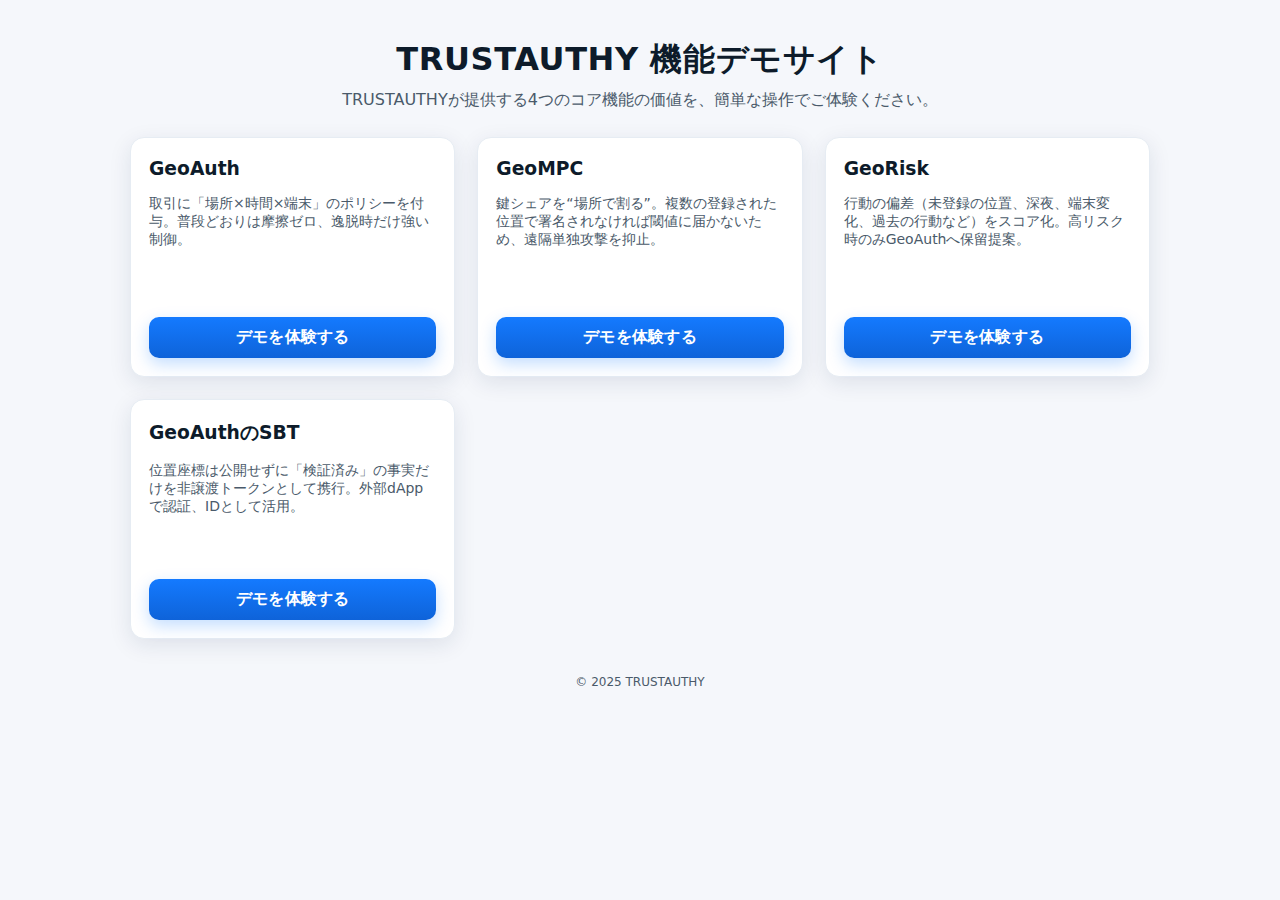
<file: index.html>
<!doctype html>
<html lang="ja">
<head>
  <meta charset="utf-8"/>
  <meta name="viewport" content="width=device-width, initial-scale=1"/>
  <title>TRUSTAUTHY 機能デモサイト</title>
  <meta name="description" content="TRUSTAUTHYが提供する4つのコア機能の価値を、簡単な操作で体験してください。"/>
  <link rel="stylesheet" href="./style.css"/>
</head>
<body>
  <div class="container">
    <header class="header">
      <h1>TRUSTAUTHY 機能デモサイト</h1>
      <p>TRUSTAUTHYが提供する4つのコア機能の価値を、簡単な操作でご体験ください。</p>
    </header>

    <section class="grid">
      <article class="card">
        <h3>GeoAuth</h3>
        <p>取引に「場所×時間×端末」のポリシーを付与。普段どおりは摩擦ゼロ、逸脱時だけ強い制御。</p>
        <div class="spacer"></div>
        <a class="btn" href="./geoauth.html">デモを体験する</a>
      </article>

      <article class="card">
        <h3>GeoMPC</h3>
        <p>鍵シェアを“場所で割る”。複数の登録された位置で署名されなければ閾値に届かないため、遠隔単独攻撃を抑止。</p>
        <div class="spacer"></div>
        <a class="btn" href="./geompc.html">デモを体験する</a>
      </article>

      <article class="card">
        <h3>GeoRisk</h3>
        <p>行動の偏差（未登録の位置、深夜、端末変化、過去の行動など）をスコア化。高リスク時のみGeoAuthへ保留提案。</p>
        <div class="spacer"></div>
        <a class="btn" href="./georisk.html">デモを体験する</a>
      </article>

      <article class="card">
        <h3>GeoAuthのSBT</h3>
        <p>位置座標は公開せずに「検証済み」の事実だけを非譲渡トークンとして携行。外部dAppで認証、IDとして活用。</p>
        <div class="spacer"></div>
        <a class="btn" href="./sbt.html">デモを体験する</a>
      </article>
    </section>

    <footer class="footer">© 2025 TRUSTAUTHY</footer>
  </div>
</body>
</html>
</file>
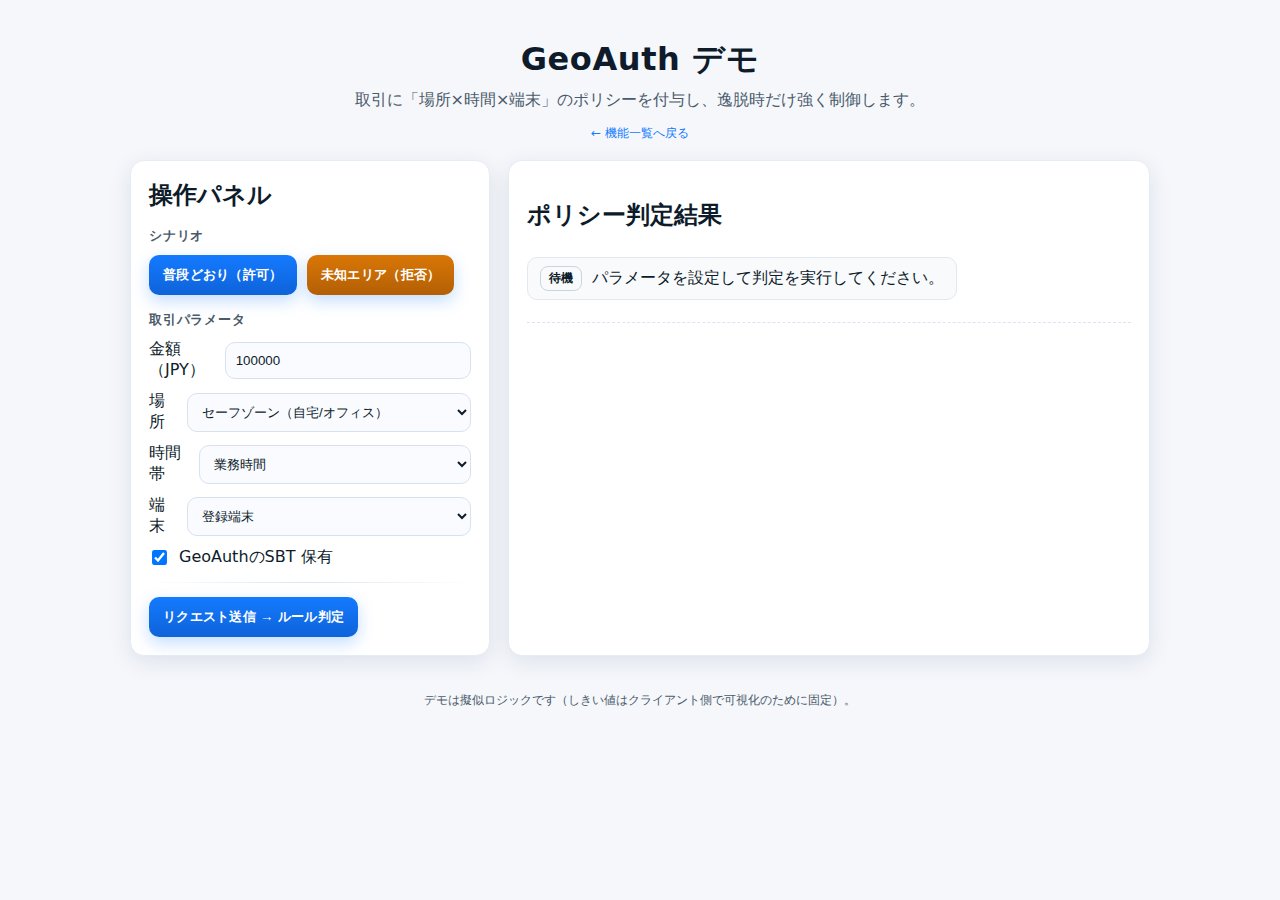
<file: geoauth.html>
<!doctype html>
<html lang="ja">
<head>
  <meta charset="utf-8"/>
  <meta name="viewport" content="width=device-width, initial-scale=1"/>
  <title>GeoAuth デモ</title>
  <link rel="stylesheet" href="./style.css"/>
</head>
<body>
  <div class="container">
    <header class="header">
      <h1>GeoAuth デモ</h1>
      <p>取引に「場所×時間×端末」のポリシーを付与し、逸脱時だけ強く制御します。</p>
      <div class="navback"><a href="./index.html">← 機能一覧へ戻る</a></div>
    </header>

    <div class="demo-grid">
      <aside class="panel">
        <h2>操作パネル</h2>
        <h3>シナリオ</h3>
        <div class="row">
          <button class="btn" id="scenario-ok">普段どおり（許可）</button>
          <button class="btn" id="scenario-not-safe" style="background:linear-gradient(180deg,#d97706,#b35f05)">未知エリア（拒否）</button>
        </div>

        <h3>取引パラメータ</h3>
        <div class="row"><label>金額（JPY）</label><input id="amount" type="number" min="0" step="10000" value="100000"/></div>
        <div class="row"><label>場所</label>
          <select id="loc"><option value="safe">セーフゾーン（自宅/オフィス）</option><option value="unknown">未知エリア（海外/公共Wi‑Fi）</option></select>
        </div>
        <div class="row"><label>時間帯</label>
          <select id="time"><option value="business">業務時間</option><option value="night">深夜</option></select>
        </div>
        <div class="row"><label>端末</label>
          <select id="dev"><option value="known">登録端末</option><option value="unknown">未知端末</option></select>
        </div>
        <div class="row toggle"><input id="sbt" type="checkbox" checked/><label for="sbt">GeoAuthのSBT 保有</label></div>

        <div class="hr"></div>
        <button class="btn" id="run">リクエスト送信 → ルール判定</button>
      </aside>

      <main class="result">
        <h2>ポリシー判定結果</h2>
        <div class="status" id="status"><span class="badge">待機</span><span id="statusText">パラメータを設定して判定を実行してください。</span></div>
        <div class="chips" id="chips"></div>
        <div class="rulepath" id="path"></div>
      </main>
    </div>

    <footer class="footer">デモは擬似ロジックです（しきい値はクライアント側で可視化のために固定）。</footer>
  </div>

  <script>
    const $ = id => document.getElementById(id);
    const badge = (kind, text) => {
      const status = $('status');
      status.innerHTML = `<span class="badge ${kind}">${kind==='ok'?'許可':kind==='warn'?'保留':'拒否'}</span><span>${text}</span>`;
    };
    const chipify = list => {
      const c = $('chips'); c.innerHTML = '';
      list.forEach(t => { const d=document.createElement('div'); d.className='chip'; d.textContent=t; c.appendChild(d); });
    };
    const step = (k, t) => `<div class="step ${k}"><div class="dot"></div><div>${t}</div></div>`;

    function evalPolicy(){
      const amount = Number($('amount').value||0);
      const loc = $('loc').value;
      const time = $('time').value;
      const dev = $('dev').value;
      const hasSbt = $('sbt').checked;

      const rows = [];
      rows.push(step('ok', `金額 ${amount.toLocaleString()} 円`));

      if(!hasSbt){
        badge('warn','SBT未保有 → 追加確認へ');
        chipify(['SBT 未保有','ステップアップ必要']);
        $('path').innerHTML = rows.concat(step('warn','SBTの検証を要求')).join('');
        return;
      }

      if(loc==='safe' && time==='business' && dev==='known'){
        badge('ok','全条件成立 → 許可');
        chipify(['セーフゾーン','業務時間','登録端末','SBT保有']);
        rows.push(step('ok','セーフゾーン'));
        rows.push(step('ok','業務時間'));
        rows.push(step('ok','登録端末'));
        $('path').innerHTML = rows.join('');
        return;
      }

      badge('bad','逸脱を検知 → 認証失敗（再認証）');
      chipify(['逸脱検知','追加認証','セーフゾーンで再承認']);
      
      const conds = [
        {ok:loc==='safe', name:'セーフゾーン'},
        {ok:time==='business', name:'業務時間'},
        {ok:dev==='known', name:'登録端末'}
      ];
      conds.forEach(c=> rows.push(step(c.ok?'ok':'bad', `${c.name} ${c.ok?'OK':'NG'}`)));
      
      $('path').innerHTML = rows.join('');
    }

    document.addEventListener('DOMContentLoaded', () => {
      $('run').addEventListener('click', evalPolicy);
      $('scenario-ok').addEventListener('click', () => {
        $('amount').value = 100000; $('loc').value='safe'; $('time').value='business'; $('dev').value='known'; $('sbt').checked=true; evalPolicy();
      });
      $('scenario-not-safe').addEventListener('click', () => {
        $('amount').value = 300000; $('loc').value='unknown'; $('time').value='business'; $('dev').value='known'; $('sbt').checked=true; evalPolicy();
      });
    });
  </script>
</body>
</html>
</file>
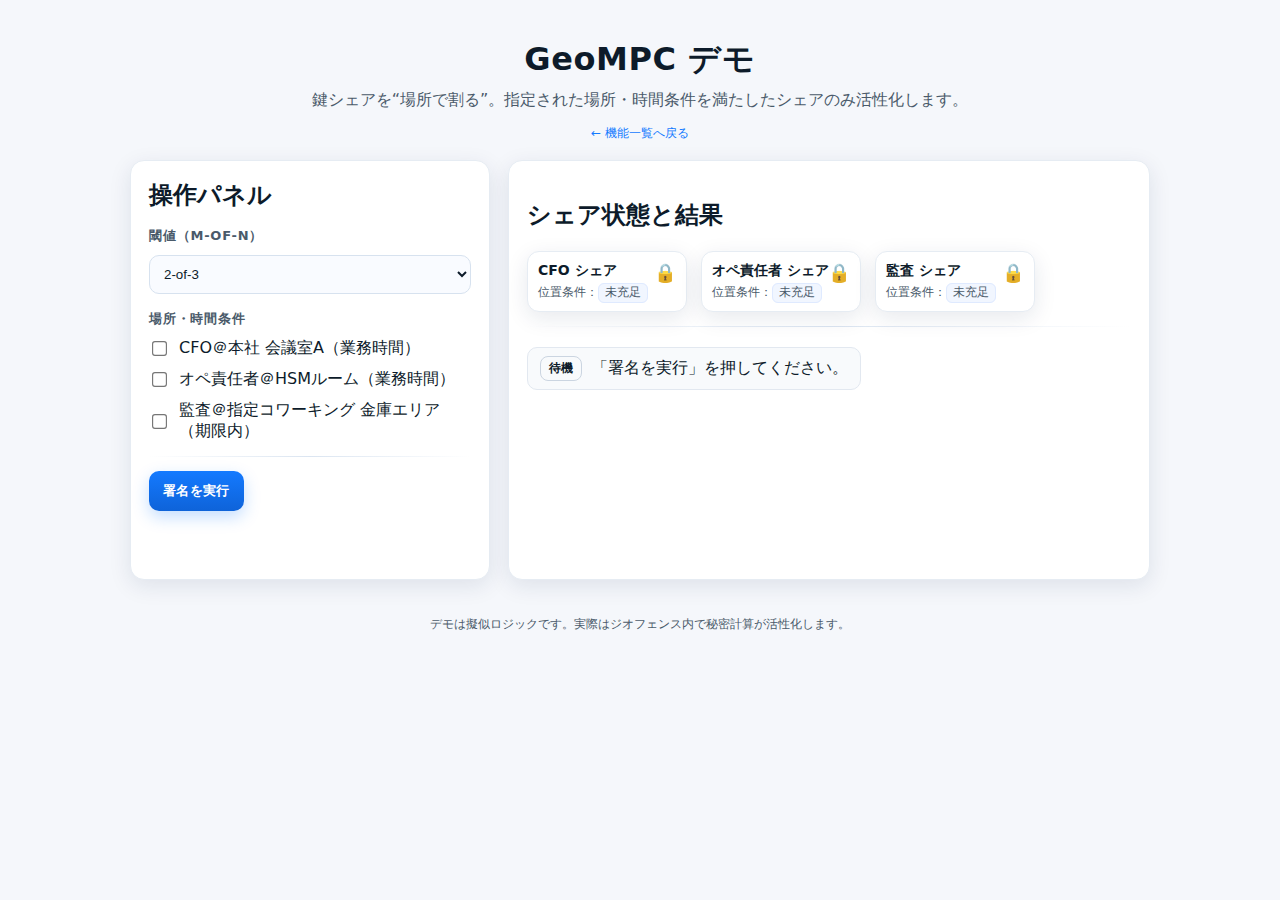
<file: geompc.html>
<!doctype html>
<html lang="ja">
<head>
  <meta charset="utf-8"/>
  <meta name="viewport" content="width=device-width, initial-scale=1"/>
  <title>GeoMPC デモ</title>
  <link rel="stylesheet" href="./style.css"/>
</head>
<body>
  <div class="container">
    <header class="header">
      <h1>GeoMPC デモ</h1>
      <p>鍵シェアを“場所で割る”。指定された場所・時間条件を満たしたシェアのみ活性化します。</p>
      <div class="navback"><a href="./index.html">← 機能一覧へ戻る</a></div>
    </header>

    <div class="demo-grid">
      <aside class="panel">
        <h2>操作パネル</h2>
        <h3>閾値（M-of-N）</h3>
        <div class="row">
          <select id="thr"><option value="2">2-of-3</option><option value="3">3-of-3</option></select>
        </div>

        <h3>場所・時間条件</h3>
        <div class="row toggle"><input id="cfo" type="checkbox"/><label for="cfo">CFO＠本社 会議室A（業務時間）</label></div>
        <div class="row toggle"><input id="ops" type="checkbox"/><label for="ops">オペ責任者＠HSMルーム（業務時間）</label></div>
        <div class="row toggle"><input id="aud" type="checkbox"/><label for="aud">監査＠指定コワーキング 金庫エリア（期限内）</label></div>

        <div class="hr"></div>
        <button class="btn" id="sign">署名を実行</button>
      </aside>

      <main class="result">
        <h2>シェア状態と結果</h2>
        <div class="nodes">
          <div class="node"><div class="lock" id="lcfo">🔒</div><h4>CFO シェア</h4><div class="state">位置条件：<span class="kbd" id="scfo">未充足</span></div></div>
          <div class="node"><div class="lock" id="lops">🔒</div><h4>オペ責任者 シェア</h4><div class="state">位置条件：<span class="kbd" id="sops">未充足</span></div></div>
          <div class="node"><div class="lock" id="laud">🔒</div><h4>監査 シェア</h4><div class="state">位置条件：<span class="kbd" id="saud">未充足</span></div></div>
        </div>

        <div class="hr"></div>
        <div class="status"><span class="badge" id="badge">待機</span><span id="text">「署名を実行」を押してください。</span></div>
      </main>
    </div>

    <footer class="footer">デモは擬似ロジックです。実際はジオフェンス内で秘密計算が活性化します。</footer>
  </div>

  <script>
    const $ = id => document.getElementById(id);
    function setNode(id, on){
      $(id==='cfo'?'scfo':id==='ops'?'sops':'saud').textContent = on ? '充足' : '未充足';
      $(id==='cfo'?'lcfo':id==='ops'?'lops':'laud').textContent = on ? '🔓' : '🔒';
    }
    function setResult(ok, needed, active){
      const b=$('badge'), t=$('text');
      b.className='badge ' + (ok?'ok':'bad');
      b.textContent = ok ? '成立' : '不成立';
      t.textContent = ok ? `閾値 ${needed}-of-3 達成（活性シェア: ${active}）` : `閾値 ${needed}-of-3 未達（活性シェア: ${active}）`;
    }
    document.addEventListener('DOMContentLoaded',()=>{
      ['cfo','ops','aud'].forEach(id=>{ $(id).addEventListener('change',()=>setNode(id,$(id).checked)); });
      $('sign').addEventListener('click',()=>{
        const thr = Number($('thr').value);
        const active = ['cfo','ops','aud'].filter(id=>$(id).checked).length;
        setResult(active>=thr, thr, active);
      });
    });
  </script>
</body>
</html>
</file>
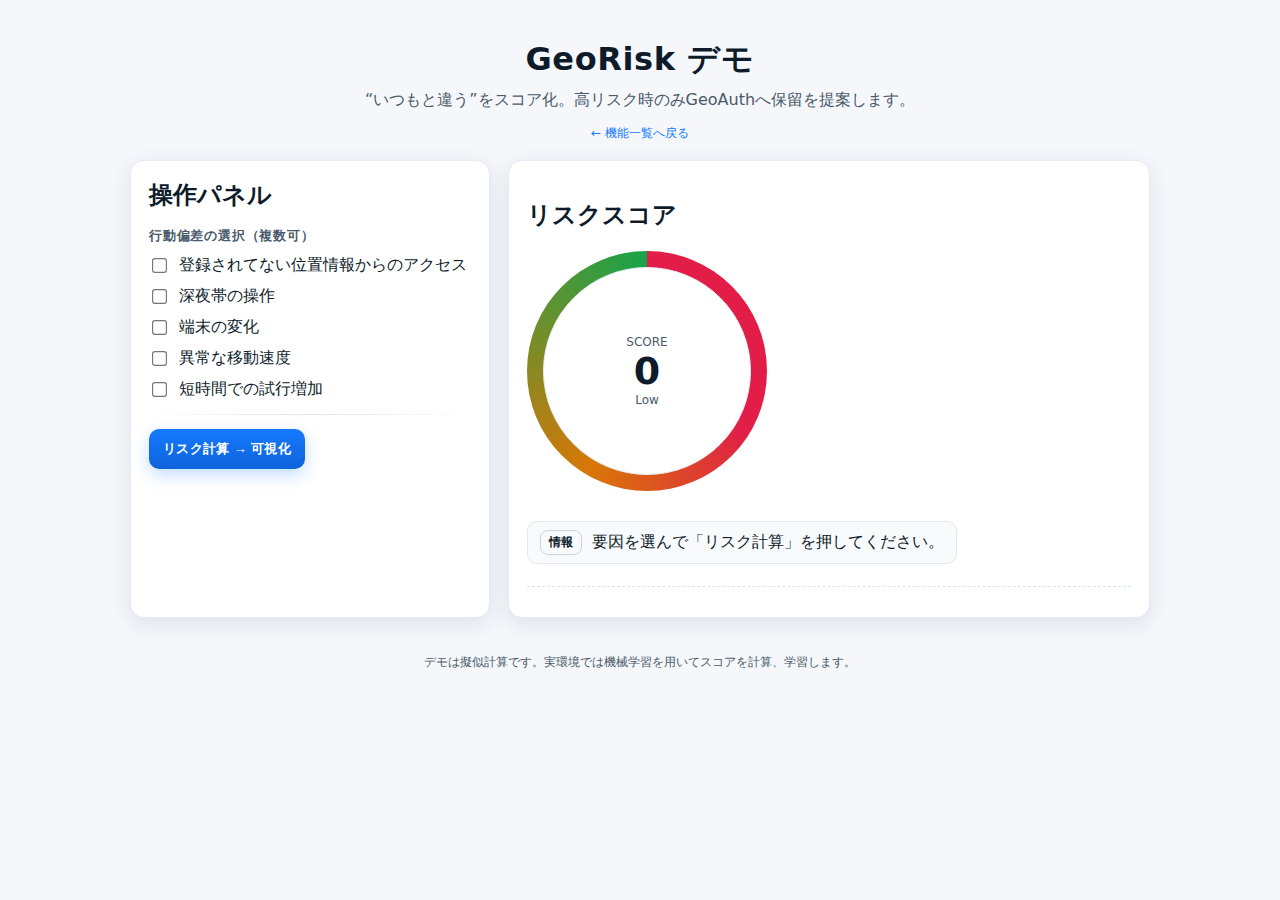
<file: georisk.html>
<!doctype html>
<html lang="ja">
<head>
  <meta charset="utf-8"/>
  <meta name="viewport" content="width=device-width, initial-scale=1"/>
  <title>GeoRisk デモ</title>
  <link rel="stylesheet" href="./style.css"/>
</head>
<body>
  <div class="container">
    <header class="header">
      <h1>GeoRisk デモ</h1>
      <p>“いつもと違う”をスコア化。高リスク時のみGeoAuthへ保留を提案します。</p>
      <div class="navback"><a href="./index.html">← 機能一覧へ戻る</a></div>
    </header>

    <div class="demo-grid">
      <aside class="panel">
        <h2>操作パネル</h2>
        <h3>行動偏差の選択（複数可）</h3>
        <div class="row toggle"><input id="f1" type="checkbox"/><label for="f1">登録されてない位置情報からのアクセス</label></div>
        <div class="row toggle"><input id="f2" type="checkbox"/><label for="f2">深夜帯の操作</label></div>
        <div class="row toggle"><input id="f3" type="checkbox"/><label for="f3">端末の変化</label></div>
        <div class="row toggle"><input id="f4" type="checkbox"/><label for="f4">異常な移動速度</label></div>
        <div class="row toggle"><input id="f5" type="checkbox"/><label for="f5">短時間での試行増加</label></div>

        <div class="hr"></div>
        <button class="btn" id="calc">リスク計算 → 可視化</button>
      </aside>

      <main class="result">
        <h2>リスクスコア</h2>
        <div style="display:flex;gap:24px;flex-wrap:wrap;align-items:center">
          <div class="gauge">
            <div class="needle" id="needle"></div>
            <div class="mask">
              <div class="label">SCORE</div>
              <div class="score" id="score">0</div>
              <div class="label" id="label">Low</div>
            </div>
          </div>

          <div>
            <div class="status"><span class="badge" id="badge">情報</span><span id="action">要因を選んで「リスク計算」を押してください。</span></div>
            <div class="chips" id="chips"></div>
          </div>
        </div>

        <div class="rulepath" id="handoff"></div>
      </main>
    </div>

    <footer class="footer">デモは擬似計算です。実環境では機械学習を用いてスコアを計算、学習します。</footer>
  </div>

  <script>
    const $ = id => document.getElementById(id);
    function level(s){ if(s>=85) return 'Critical'; if(s>=70) return 'High'; if(s>=40) return 'Medium'; return 'Low'; }
    function badgeKind(s){ if(s>=70) return 'warn'; if(s<40) return 'ok'; return 'warn'; }

    document.addEventListener('DOMContentLoaded', () => {
      $('calc').addEventListener('click', () => {
        const flags = [ $('f1').checked, $('f2').checked, $('f3').checked, $('f4').checked, $('f5').checked ];
        const weights = [100,25,50,50,10];
        let score = 0, contrib=[];
        flags.forEach((on,i)=>{ if(on){ score+=weights[i]; contrib.push(['未知の位置情報','深夜','端末変化','移動速度異常','試行増加'][i] + ` (+${weights[i]})`);} });
        score = Math.min(100, score);
        $('score').textContent = score;
        $('label').textContent = level(score);
        $('needle').style.transform = `translateY(22px) rotate(${Math.round((score/100)*360)}deg)`;

        const b = $('badge');
        b.className = 'badge ' + (score>=50?'warn':'ok');
        b.textContent = score>=50 ? '注意' : '許可';
        $('action').textContent = score>=50 ? '高リスク：GeoAuthに保留を提案します。' : '低〜中リスク：そのまま進行。';

        const chips = $('chips'); chips.innerHTML=''; (contrib.length?contrib:['偏差なし']).forEach(t=>{ const d=document.createElement('div'); d.className='chip'; d.textContent=t; chips.appendChild(d); });

        $('handoff').innerHTML = score>=50
          ? `<div class="step warn"><div class="dot"></div><div>GeoRisk≥70 → GeoAuthに「保留」を指示</div></div>`
          : `<div class="step ok"><div class="dot"></div><div>GeoRisk&lt;50 → 許可（モニタのみ）</div></div>`;
      });
    });
  </script>
</body>
</html>
</file>
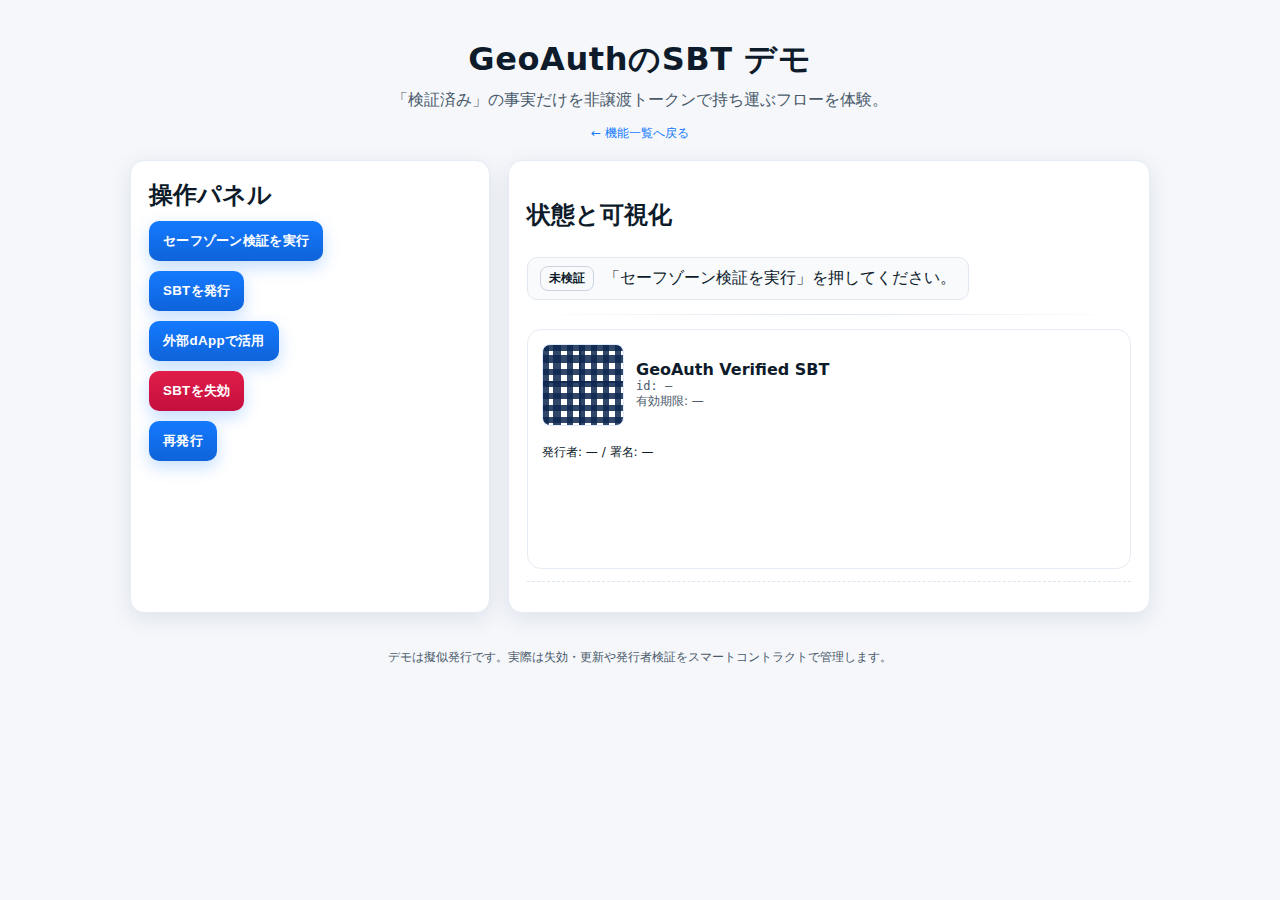
<file: sbt.html>
<!doctype html>
<html lang="ja">
<head>
  <meta charset="utf-8"/>
  <meta name="viewport" content="width=device-width, initial-scale=1"/>
  <title>GeoAuthのSBT デモ</title>
  <link rel="stylesheet" href="./style.css"/>
</head>
<body>
  <div class="container">
    <header class="header">
      <h1>GeoAuthのSBT デモ</h1>
      <p>「検証済み」の事実だけを非譲渡トークンで持ち運ぶフローを体験。</p>
      <div class="navback"><a href="./index.html">← 機能一覧へ戻る</a></div>
    </header>

    <div class="demo-grid">
      <aside class="panel">
        <h2>操作パネル</h2>
        <div class="row"><button class="btn" id="verify">セーフゾーン検証を実行</button></div>
        <div class="row"><button class="btn" id="mint">SBTを発行</button></div>
        <div class="row"><button class="btn" id="use">外部dAppで活用</button></div>
        <div class="row"><button class="btn" id="revoke" style="background:linear-gradient(180deg,#e11d48,#c40f3f)">SBTを失効</button></div>
        <div class="row"><button class="btn" id="remint">再発行</button></div>
      </aside>

      <main class="result">
        <h2>状態と可視化</h2>
        <div class="status"><span class="badge" id="badge">未検証</span><span id="text">「セーフゾーン検証を実行」を押してください。</span></div>

        <div class="hr"></div>
        <div class="card" style="padding:14px;box-shadow:none" id="sbtcard">
          <div style="display:flex;gap:12px;align-items:center;">
            <div style="width:82px;height:82px;border-radius:8px;border:1px solid #dfeaff;background:
              linear-gradient(90deg, #0000 10px, rgba(13,39,80,.85) 10px 12px, #0000 12px),
              linear-gradient(#0000 10px, rgba(13,39,80,.85) 10px 12px, #0000 12px),
              linear-gradient(90deg, #0000 36px, rgba(13,39,80,.85) 36px 38px, #0000 38px),
              linear-gradient(#0000 36px, rgba(13,39,80,.85) 36px 38px, #0000 38px),
              repeating-linear-gradient(90deg, rgba(13,39,80,.85) 0 6px, #0000 6px 12px),
              repeating-linear-gradient( rgba(13,39,80,.85) 0 6px, #0000 6px 12px);"></div>
            <div>
              <div style="font-weight:800">GeoAuth Verified SBT</div>
              <div class="muted" id="sid" style="font-family:ui-monospace,monospace;font-size:12px;color:#4a5a6a">id: —</div>
              <div class="muted" id="ttl" style="font-size:12px;color:#4a5a6a">有効期限: —</div>
            </div>
          </div>
          <div id="iss" style="font-size:12px;margin-top:8px">発行者: — / 署名: —</div>
        </div>

        <div class="rulepath" id="flow"></div>
      </main>
    </div>

    <footer class="footer">デモは擬似発行です。実際は失効・更新や発行者検証をスマートコントラクトで管理します。</footer>
  </div>

  <script>
    const $ = id => document.getElementById(id);
    function rid(){ const c='abcdef0123456789'; let s='0x'; for(let i=0;i<16;i++) s+=c[Math.floor(Math.random()*c.length)]; return s; }
    function setBadge(k,t){ const b=$('badge'); b.className='badge '+(k||''); b.textContent=t; }
    function timePlus(days){ const d = new Date(Date.now()+days*24*60*60*1000); return `${d.getFullYear()}/${String(d.getMonth()+1).padStart(2,'0')}/${String(d.getDate()).padStart(2,'0')}`; }
    function step(kind, text){ return `<div class="step ${kind}"><div class="dot"></div><div>${text}</div></div>`; }

    let verified=false, minted=false, revoked=false;

    document.addEventListener('DOMContentLoaded', () => {
      $('verify').addEventListener('click', () => {
        verified = true; minted=false; revoked=false;
        setBadge('ok','検証済み');
        $('text').textContent = 'セーフゾーン・端末・時間を検証しました。発行可能です。';
        $('flow').innerHTML = step('ok','セーフゾーンでの検証完了') + step('ok','登録端末での操作確認') + step('ok','セーフタイム内の操作を確認');
        $('sid').textContent = 'id: —'; $('ttl').textContent='有効期限: —'; $('iss').textContent='発行者: — / 署名: —';
      });

      $('mint').addEventListener('click', () => {
        if(!verified){ setBadge('warn','未検証'); $('text').textContent='先に検証を実行してください。'; return; }
        minted=true; revoked=false;
        const id = rid(); const ttl = timePlus(30);
        setBadge('ok','発行済');
        $('text').textContent = 'SBTが発行されました。外部dAppで「検証済み」を提示できます。';
        $('sid').textContent = 'id: ' + id; $('ttl').textContent='有効期限: ' + ttl; $('iss').textContent='発行者: TRUSTAUTHY / 署名: 0x' + Math.random().toString(16).slice(2,10);
        $('flow').innerHTML = step('ok','セーフゾーン等の検証 → 合格') + step('ok','SBTをウォレットに発行') + step('ok','外部へは「検証済」主張のみを提示（座標は不開示）');
      });

      $('use').addEventListener('click', () => {
        if(!minted || revoked){ setBadge('warn','利用不可'); $('text').textContent='有効なSBTを発行してください。'; return; }
        setBadge('ok','活用中');
        $('text').textContent = 'パートナーdAppで上限アップ・手続き簡素化が適用されました。';
        $('flow').innerHTML = step('ok','dApp A: SBT検証 → 入場許可') + step('ok','dApp B: 限度額引き上げ（安全ユーザー優遇）');
      });

      $('revoke').addEventListener('click', () => {
        if(!minted){ setBadge('warn','未発行'); $('text').textContent='発行後に失効できます。'; return; }
        revoked=true; minted=false;
        setBadge('bad','失効');
        $('text').textContent = 'SBTは失効しました。再発行が必要です。';
        $('flow').innerHTML = step('bad','失効トランザクションを記録');
        $('sid').textContent = 'id: —'; $('ttl').textContent='有効期限: —'; $('iss').textContent='発行者: — / 署名: —';
      });

      $('remint').addEventListener('click', () => {
        verified=true; minted=true; revoked=false;
        const id = rid(); const ttl = timePlus(30);
        setBadge('ok','再発行');
        $('text').textContent = 'SBTを再発行しました。';
        $('sid').textContent = 'id: ' + id; $('ttl').textContent='有効期限: ' + ttl; $('iss').textContent='発行者: TRUSTAUTHY / 署名: 0x' + Math.random().toString(16).slice(2,10);
        $('flow').innerHTML = step('ok','失効後の再発行が完了');
      });
    });
  </script>
</body>
</html>
</file>
<file: style.css>
/* TRUSTAUTHY Demo — Clean Light Theme (Screenshot-like) */
:root{
  --bg: #f5f7fb;
  --text: #0d1b2a;
  --muted: #4a5a6a;
  --card: #ffffff;
  --border: #e6ecf3;
  --brand: #147aff;
  --brand-2: #0e63d9;
  --ok: #16a34a;
  --warn: #d97706;
  --bad: #e11d48;
  --shadow: 0 6px 22px rgba(24, 39, 75, .10);
  --radius: 14px;
}

*{box-sizing:border-box}
html,body{height:100%}
body{
  margin:0;
  font-family: system-ui, -apple-system, Segoe UI, Roboto, "Helvetica Neue", Arial, "Noto Sans JP", "Hiragino Kaku Gothic ProN", "Meiryo", sans-serif;
  background: var(--bg);
  color: var(--text);
  -webkit-font-smoothing: antialiased;
  -moz-osx-font-smoothing: grayscale;
}

.container{max-width:1060px;margin:0 auto;padding:28px 20px}

.header{display:flex;flex-direction:column;align-items:center;gap:8px;margin-top:10px}
.header h1{margin:0;font-size:32px;letter-spacing:.6px}
.header p{margin:0;color:var(--muted)}

.grid{display:grid;grid-template-columns:repeat(3,1fr);gap:22px;margin-top:26px}
.card{
  background:var(--card);border:1px solid var(--border);border-radius:var(--radius);
  padding:18px;box-shadow:var(--shadow);display:flex;flex-direction:column;gap:10px;min-height:240px;
}
.card h3{margin:2px 0 6px 0}
.card p{margin:0;color:var(--muted);font-size:14px}
.card .spacer{flex:1}
.btn{
  appearance:none;border:0;cursor:pointer;
  display:inline-flex;align-items:center;justify-content:center;
  min-height:40px;padding:10px 14px;border-radius:10px;
  font-weight:700;letter-spacing:.3px;color:#fff;
  background:linear-gradient(180deg, var(--brand), var(--brand-2));
  box-shadow:0 6px 16px rgba(20,122,255,.25);
}
.btn:hover{transform:translateY(-1px)}
a.btn{color:#fff;text-decoration:none}

.footer{margin:36px 0 10px;color:var(--muted);font-size:12px;text-align:center}

/* Demo layout */
.demo-grid{display:grid;grid-template-columns:360px 1fr;gap:18px;margin-top:18px}
.panel{
  background:var(--card);border:1px solid var(--border);border-radius:var(--radius);padding:18px;box-shadow:var(--shadow)
}
.panel h2{margin:0 0 8px}
.panel h3{margin:16px 0 8px;color:var(--muted);font-size:13px;text-transform:uppercase;letter-spacing:.8px}
.row{display:flex;align-items:center;gap:10px;margin:10px 0}
select,input[type="number"],input[type="text"]{
  width:100%;padding:10px;border-radius:10px;border:1px solid #d7e2ef;background:#f9fbff;color:var(--text)
}
.toggle{display:flex;align-items:center;gap:10px}
.toggle input{transform:scale(1.15)}

.result{
  background:var(--card);border:1px solid var(--border);border-radius:var(--radius);padding:18px;box-shadow:var(--shadow);min-height:420px
}
.status{display:inline-flex;align-items:center;gap:10px;padding:8px 12px;border:1px solid #e2e8f0;border-radius:10px;background:#f8fafc;margin-top:6px}
.badge{padding:3px 8px;border-radius:8px;font-weight:800;font-size:12px;border:1px solid #cbd5e1}
.badge.ok{background:#e8f7ee;border-color:#b7e3c3;color:#127a37}
.badge.warn{background:#fff1d6;border-color:#f3d092;color:#a56107}
.badge.bad{background:#ffe3ea;border-color:#f2a5b6;color:#b4113a}

.chips{display:flex;gap:8px;flex-wrap:wrap;margin-top:10px}
.chip{background:#f1f6ff;border:1px solid #dfeaff;color:#334155;padding:6px 10px;border-radius:999px;font-size:12px}

.rulepath{margin-top:12px;border-top:1px dashed #dbe5f1;padding-top:12px}
.rulepath .step{display:flex;align-items:center;gap:8px;margin:8px 0}
.rulepath .step .dot{width:10px;height:10px;border-radius:50%;background:#dfeaff;border:1px solid #bfd1f6}
.rulepath .step.ok .dot{background:#bfead1;border-color:#8fd2b0}
.rulepath .step.warn .dot{background:#ffe8bf;border-color:#f7cf85}
.rulepath .step.bad .dot{background:#ffd1dc;border-color:#f3a8b8}

.nodes{display:flex;gap:14px;flex-wrap:wrap;margin-top:14px}
.node{width:160px;border-radius:12px;border:1px solid var(--border);background:#ffffff;box-shadow:var(--shadow);padding:10px;position:relative}
.node h4{margin:0 0 4px;font-size:14px}
.node .state{font-size:12px;color:var(--muted)}
.node .lock{position:absolute;top:10px;right:10px;font-size:18px;opacity:.9}

.gauge{width:240px;height:240px;border-radius:50%;background:conic-gradient(#e11d48 0deg,#e11d48 120deg,#d97706 210deg,#16a34a 360deg);position:relative}
.gauge .mask{position:absolute;inset:16px;border-radius:50%;background:#ffffff;border:1px solid var(--border);display:flex;align-items:center;justify-content:center;flex-direction:column;text-align:center}
.gauge .needle{position:absolute;inset:0;display:flex;align-items:center;justify-content:center}
.gauge .needle::after{content:"";width:6px;height:98px;border-radius:3px;background:linear-gradient(180deg,rgba(0,0,0,.65),rgba(0,0,0,.15));transform-origin:50% 190px;transform:translateY(22px) rotate(0deg);box-shadow:0 6px 12px rgba(13,39,80,.18)}
.gauge .mask .score{font-size:38px;font-weight:800;color:#0d1b2a}
.gauge .mask .label{font-size:12px;color:var(--muted)}

.kbd{font-family:ui-monospace,SFMono-Regular,Menlo,Consolas,"Liberation Mono",monospace;background:#f1f6ff;border:1px solid #dfeaff;padding:2px 6px;border-radius:6px}

.hr{height:1px;background:linear-gradient(90deg,#0000,#dbe5f1,#0000);margin:14px 0}

.header .navback{margin-top:6px;font-size:12px}
.header .navback a{color:var(--brand);text-decoration:none}
@media (max-width: 1024px){.grid{grid-template-columns:repeat(2,1fr)}.demo-grid{grid-template-columns:1fr}}
@media (max-width: 640px){.grid{grid-template-columns:1fr}}
</file>
